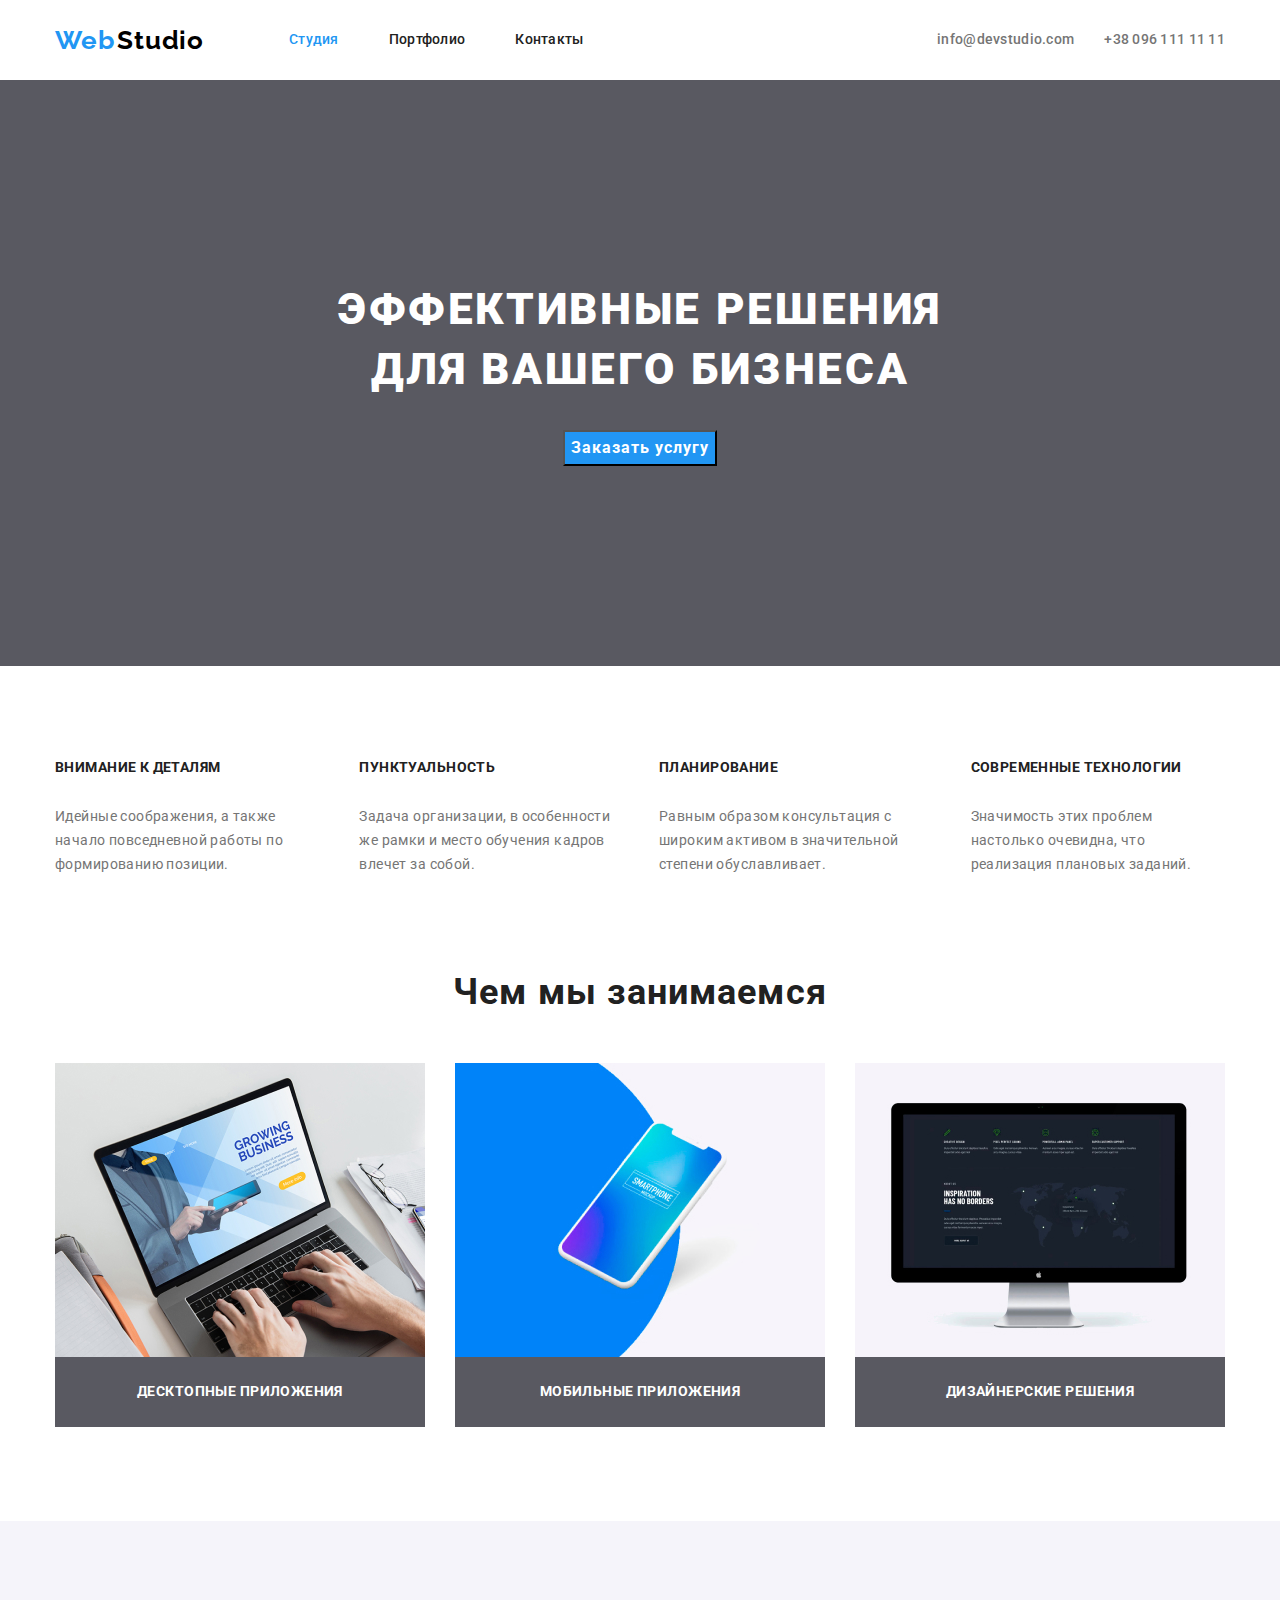
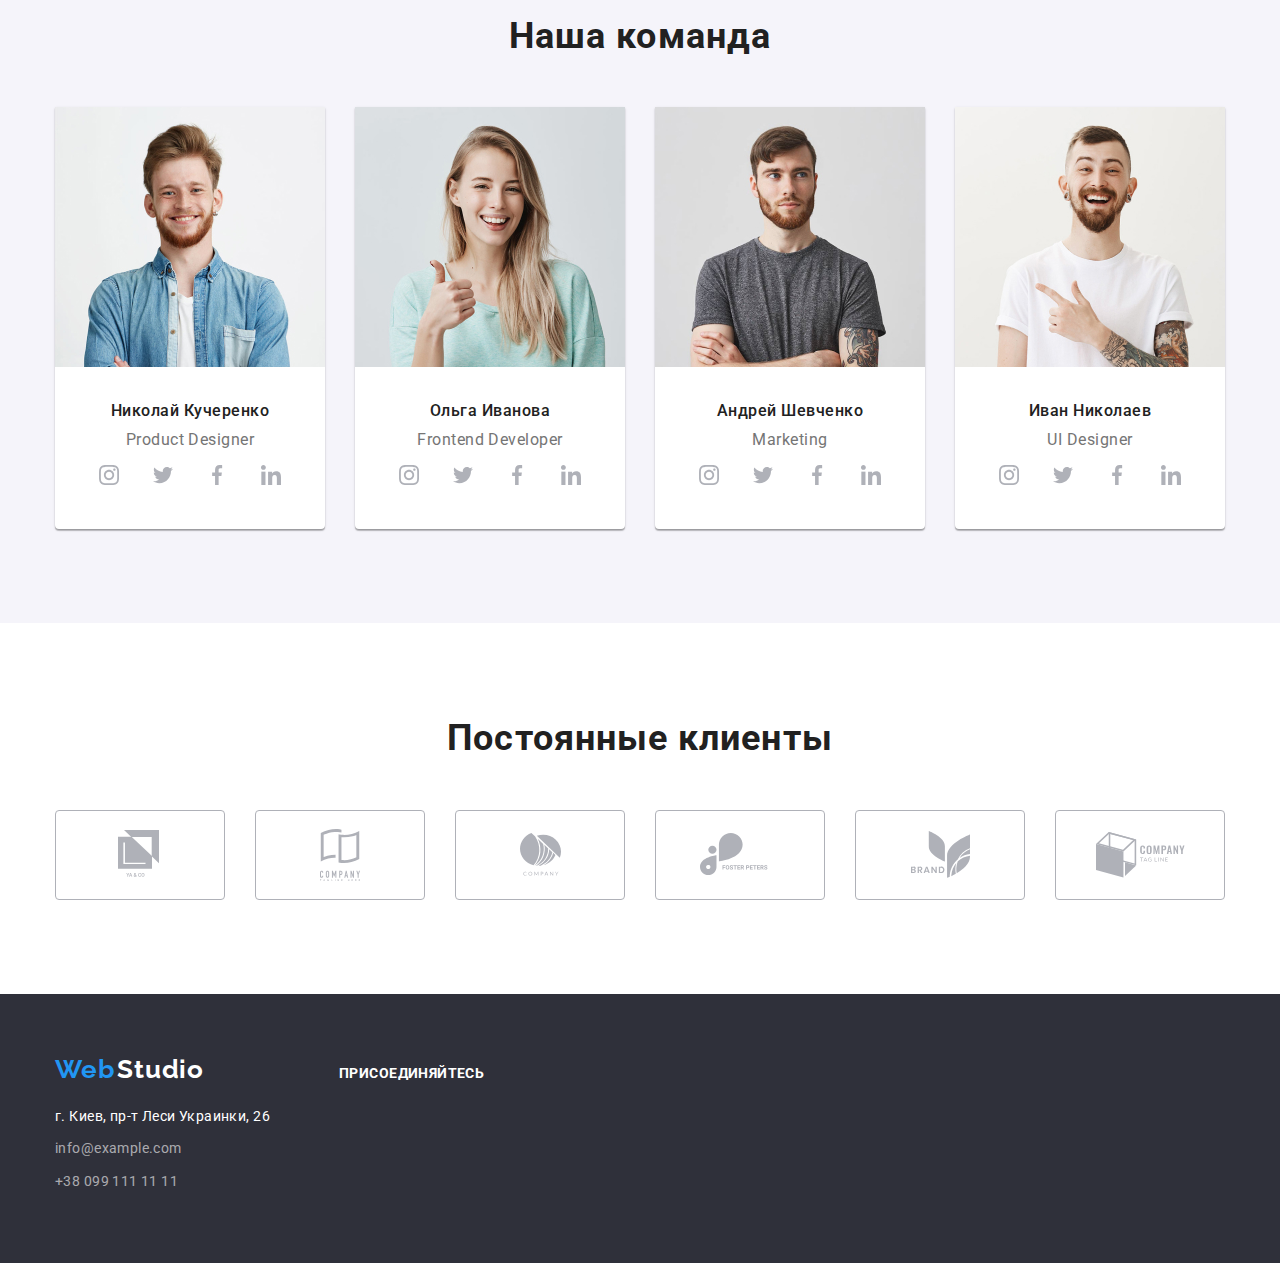
<file: index.html>
<!DOCTYPE html>
<html lang="ru">
  <head>
    <meta charset="UTF-8" />
    <meta name="viewport" content="width=device-width, initial-scale=1.0" />
    <title>Студия</title>
    <link
      href="https://fonts.googleapis.com/css2?family=Raleway:wght@700&family=Roboto:wght@400;500;700;900&display=swap"
      rel="stylesheet"
    />
    <link rel="stylesheet" href="./css/normalize.css" />
    <link rel="stylesheet" href="./css/styles.css" />
  </head>
  <body>
    <header class="header">
      <div class="container">
        <nav class="header-nav">
          <div class="logo-nav">
            <a class="logo link" href="./index.html"
              ><span class="web">Web</span>
              <span class="studio">Studio</span></a
            >
          </div>

          <ul class="nav-list list">
            <li class="nav-list-item">
              <a class="nav-list-link link current" href="./index.html"
                >Студия</a
              >
            </li>
            <li class="nav-list-item">
              <a class="nav-list-link link" href="./portfolio.html"
                >Портфолио</a
              >
            </li>
            <li class="nav-list-item">
              <a class="nav-list-link link" href="">Контакты</a>
            </li>
          </ul>
        </nav>
        <ul class="contact-list list">
          <li class="contact-list-item">
            <a class="contact-list-link link" href="mailto:info@devstudio.com"
              >info@devstudio.com</a
            >
          </li>
          <li class="contact-list-item">
            <a class="contact-list-link link" href="tel:+380961111111"
              >+38 096 111 11 11</a
            >
          </li>
        </ul>
      </div>
    </header>

    <main class="main">
      <section class="hero">
        <h1 class="hero-title">
          Эффективные решения <br />
          для вашего бизнеса
        </h1>
        <button class="order-button" type="button">Заказать услугу</button>
      </section>

      <section class="about">
        <div class="container">
          <h2 hidden>О нас</h2>
          <ul class="about-list list">
            <li class="about-list-item">
              <h3 class="about-title">Внимание к деталям</h3>
              <p class="about-text">
                Идейные соображения, а также начало повседневной работы по
                формированию позиции.
              </p>
            </li>
            <li class="about-list-item">
              <h3 class="about-title">Пунктуальность</h3>
              <p class="about-text">
                Задача организации, в особенности же рамки и место обучения
                кадров влечет за собой.
              </p>
            </li>
            <li class="about-list-item">
              <h3 class="about-title">Планирование</h3>
              <p class="about-text">
                Равным образом консультация с широким активом в значительной
                степени обуславливает.
              </p>
            </li>
            <li class="about-list-item">
              <h3 class="about-title">Современные технологии</h3>
              <p class="about-text">
                Значимость этих проблем настолько очевидна, что реализация
                плановых заданий.
              </p>
            </li>
          </ul>
        </div>
      </section>

      <section class="we-do">
        <div class="container">
          <h2 class="we-do-title">Чем мы занимаемся</h2>
          <ul class="we-do-list list">
            <li class="we-do-list-item">
              <img
                class="img-in"
                src="./images/img-1.jpg"
                alt="Работа за ноутбуком"
                width="370"
                height="294"
              />
              <p class="we-do-text">Десктопные приложения</p>
            </li>
            <li class="we-do-list-item">
              <img
                class="img-in"
                src="./images/img-2.jpg"
                alt="Мобильный телефон"
                width="370"
                height="294"
              />
              <p class="we-do-text">Мобильные приложения</p>
            </li>
            <li class="we-do-list-item">
              <img
                class="img-in"
                src="./images/img-3.jpg"
                alt="Дизайн проэкт на мониторе"
                width="370"
                height="294"
              />
              <p class="we-do-text">Дизайнерские решения</p>
            </li>
          </ul>
        </div>
      </section>

      <section class="team">
        <div class="container">
          <h2 class="team-title">Наша команда</h2>
          <ul class="team-list list">
            <li class="team-list-item">
              <img
                class="img"
                src="./images/teammate-1.jpg"
                alt="Сотрудник-1"
                width="270"
                height="260"
              />
              <h3 class="team-name">Николай Кучеренко</h3>
              <p class="team-position">Product Designer</p>
              <ul class="list-img list">
                <li class="list-list-link">
                  <a
                    class="team-social-link"
                    href="https://www.instagram.com/"
                    target="_blank"
                    ><img
                      src="./images/instagram-logo.svg"
                      alt="Логотип инстаграм"
                  /></a>
                </li>
                <li class="list-list-link">
                  <a
                    class="team-social-link"
                    href="https://twitter.com/explore"
                    target="_blank"
                    ><img src="./images/twitter-logo.svg" alt="Логотип твиттер"
                  /></a>
                </li>
                <li class="list-list-link">
                  <a
                    class="team-social-link"
                    href="https://uk-ua.facebook.com/"
                    target="_blank"
                    ><img
                      src="./images/facebook-logo.svg"
                      alt="Логотип фейсбук"
                  /></a>
                </li>
                <li class="list-list-link">
                  <a
                    class="team-social-link"
                    href="https://www.linkedin.com/"
                    target="_blank"
                    ><img
                      src="./images/linkedin-logo.svg"
                      alt="Логотип линкедин"
                  /></a>
                </li>
              </ul>
            </li>
            <li class="team-list-item">
              <img
                class="img"
                src="./images/teammate-2.jpg"
                alt="Сотрудник-2"
                width="270"
                height="260"
              />
              <h3 class="team-name">Ольга Иванова</h3>
              <p class="team-position">Frontend Developer</p>
              <ul class="list-img list">
                <li class="list-list-link">
                  <a
                    class="team-social-link"
                    href="https://www.instagram.com/"
                    target="_blank"
                    ><img
                      src="./images/instagram-logo.svg"
                      alt="Логотип инстаграм"
                  /></a>
                </li>
                <li class="list-list-link">
                  <a
                    class="team-social-link"
                    href="https://twitter.com/explore"
                    target="_blank"
                    ><img src="./images/twitter-logo.svg" alt="Логотип твиттер"
                  /></a>
                </li>
                <li class="list-list-link">
                  <a
                    class="team-social-link"
                    href="https://uk-ua.facebook.com/"
                    target="_blank"
                    ><img
                      src="./images/facebook-logo.svg"
                      alt="Логотип фейсбук"
                  /></a>
                </li>
                <li class="list-list-link">
                  <a
                    class="team-social-link"
                    href="https://www.linkedin.com/"
                    target="_blank"
                    ><img
                      src="./images/linkedin-logo.svg"
                      alt="Логотип линкедин"
                  /></a>
                </li>
              </ul>
            </li>
            <li class="team-list-item">
              <img
                class="img"
                src="./images/teammate-3.jpg"
                alt="Сотрудник-3"
                width="270"
                height="260"
              />
              <h3 class="team-name">Андрей Шевченко</h3>
              <p class="team-position">Marketing</p>
              <ul class="list-img list">
                <li class="list-list-link">
                  <a
                    class="team-social-link"
                    href="https://www.instagram.com/"
                    target="_blank"
                    ><img
                      src="./images/instagram-logo.svg"
                      alt="Логотип инстаграм"
                  /></a>
                </li>
                <li class="list-list-link">
                  <a
                    class="team-social-link"
                    href="https://twitter.com/explore"
                    target="_blank"
                    ><img src="./images/twitter-logo.svg" alt="Логотип твиттер"
                  /></a>
                </li>
                <li class="list-list-link">
                  <a
                    class="team-social-link"
                    href="https://uk-ua.facebook.com/"
                    target="_blank"
                    ><img
                      src="./images/facebook-logo.svg"
                      alt="Логотип фейсбук"
                  /></a>
                </li>
                <li class="list-list-link">
                  <a
                    class="team-social-link"
                    href="https://www.linkedin.com/"
                    target="_blank"
                    ><img
                      src="./images/linkedin-logo.svg"
                      alt="Логотип линкедин"
                  /></a>
                </li>
              </ul>
            </li>
            <li class="team-list-item">
              <img
                class="img"
                src="./images/teammate-4.jpg"
                alt="Сотрудник-4"
                width="270"
                height="260"
              />
              <h3 class="team-name">Иван Николаев</h3>
              <p class="team-position">UI Designer</p>
              <ul class="list-img list">
                <li class="list-list-link">
                  <a
                    class="team-social-link"
                    href="https://www.instagram.com/"
                    target="_blank"
                    ><img
                      src="./images/instagram-logo.svg"
                      alt="Логотип инстаграм"
                  /></a>
                </li>
                <li class="list-list-link">
                  <a
                    class="team-social-link"
                    href="https://twitter.com/explore"
                    target="_blank"
                    ><img src="./images/twitter-logo.svg" alt="Логотип твиттер"
                  /></a>
                </li>
                <li class="list-list-link">
                  <a
                    class="team-social-link"
                    href="https://uk-ua.facebook.com/"
                    target="_blank"
                    ><img
                      src="./images/facebook-logo.svg"
                      alt="Логотип фейсбук"
                  /></a>
                </li>
                <li class="list-list-link">
                  <a
                    class="team-social-link"
                    href="https://www.linkedin.com/"
                    target="_blank"
                    ><img
                      src="./images/linkedin-logo.svg"
                      alt="Логотип линкедин"
                  /></a>
                </li>
              </ul>
            </li>
          </ul>
        </div>
      </section>

      <section class="clients">
        <div class="container">
          <h2 class="clients-title">Постоянные клиенты</h2>
          <ul class="clients-list list">
            <li class="clients-list-item">
              <a class="clients-link link" href="" target="_blank"
                ><img src="./images/logocom1.svg" alt="Логотип компании 1"
              /></a>
            </li>
            <li class="clients-list-item">
              <a class="clients-link link" href="" target="_blank"
                ><img src="./images/logocom2.svg" alt="Логотип компании 2"
              /></a>
            </li>
            <li class="clients-list-item">
              <a class="clients-link link" href="" target="_blank"
                ><img src="./images/logocom3.svg" alt="Логотип компании 3"
              /></a>
            </li>
            <li class="clients-list-item">
              <a class="clients-link link" href="" target="_blank"
                ><img src="./images/logocom4.svg" alt="Логотип компании 4"
              /></a>
            </li>
            <li class="clients-list-item">
              <a class="clients-link link" href="" target="_blank"
                ><img src="./images/logocom6.svg" alt="Логотип компании 5"
              /></a>
            </li>
            <li class="clients-list-item">
              <a class="clients-link link" href="" target="_blank"
                ><img src="./images/logocom5.svg" alt="Логотип компании 6"
              /></a>
            </li>
          </ul>
        </div>
      </section>
    </main>

    <footer class="footer">
      <div class="container">
        <div class="foot-cont">
          <div class="logo-link">
            <a class="logo link" href="/"
              ><span class="web">Web</span>
              <span class="studio">Studio</span></a
            >
          </div>

          <ul class="footer-list list">
            <li class="footer-list-item">
              <a
                class="footer-list-link-adress link"
                href="https://goo.gl/maps/AK2g4CB96HyjoU2Z7"
                target="_blank"
                >г. Киев, пр-т Леси Украинки, 26</a
              >
            </li>
            <li class="footer-list-item">
              <a class="footer-list-link link" href="mailto:info@example.com"
                >info@example.com</a
              >
            </li>
            <li class="footer-list-item">
              <a class="footer-list-link link" href="tel:+380991111111"
                >+38 099 111 11 11</a
              >
            </li>
          </ul>
        </div>

        <div class="foot-slog">
          <b class="slogan">Присоединяйтесь</b>
          <ul class="social-list list">
            <li class="social-list-item">
              <a
                class="social-list-link link"
                href=""
                aria-label="Instagram icon"
              ></a>
            </li>
            <li class="social-list-item">
              <a
                class="social-list-link link"
                href=""
                aria-label="Twitter icon"
              ></a>
            </li>
            <li class="social-list-item">
              <a
                class="social-list-link link"
                href=""
                aria-label="Facebook icon"
              ></a>
            </li>
            <li class="social-list-item">
              <a
                class="social-list-link link"
                href=""
                aria-label="Linkedin icon"
              ></a>
            </li>
          </ul>
        </div>
      </div>
    </footer>
  </body>
</html>
</file>
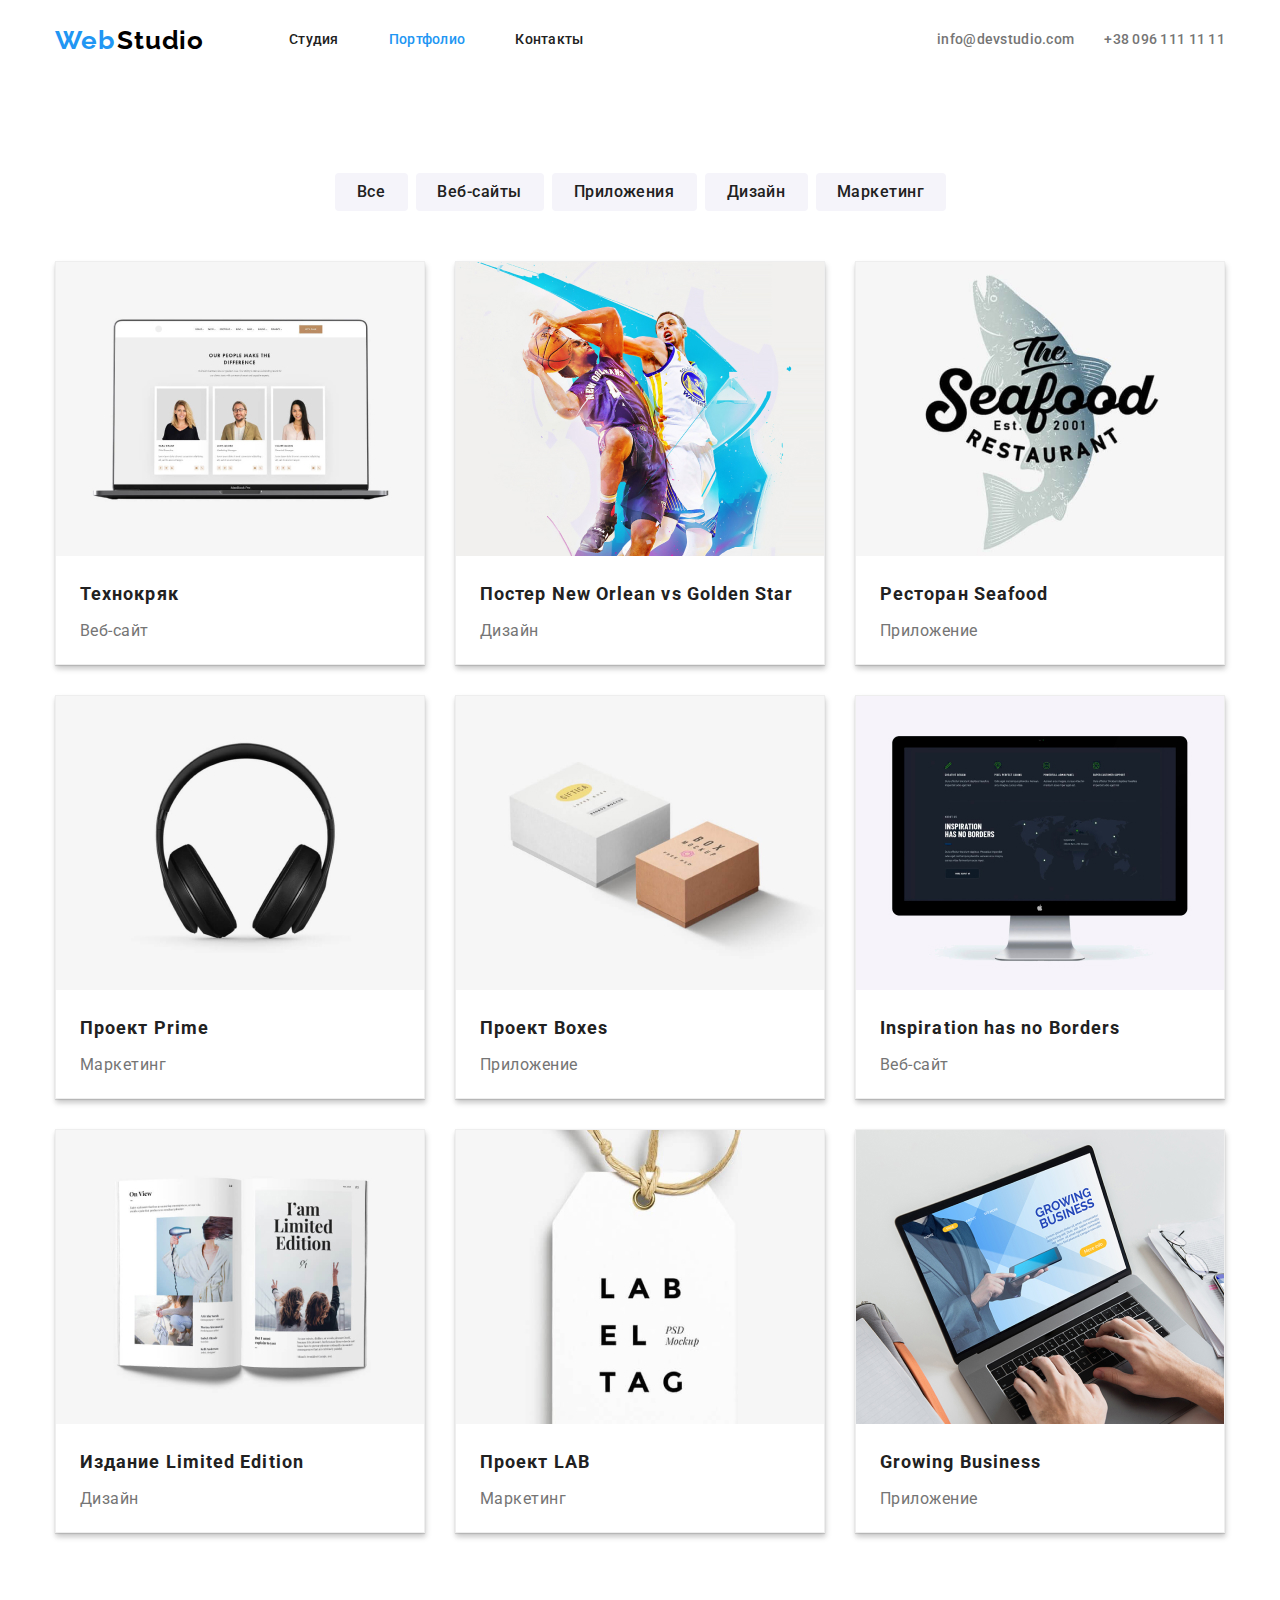
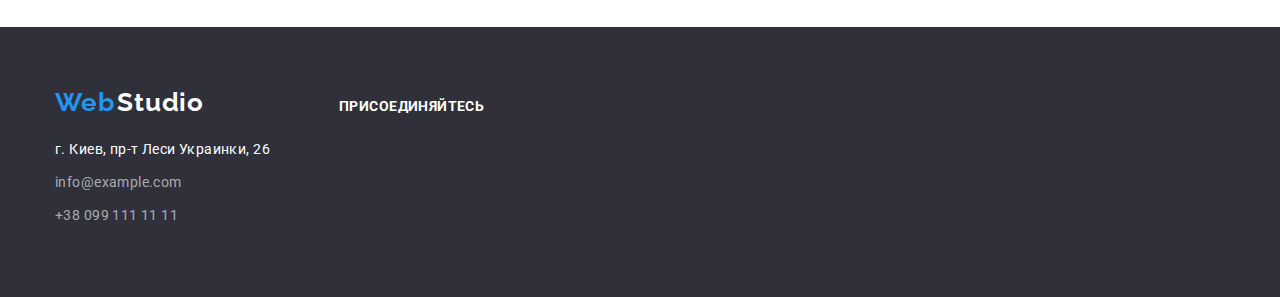
<file: portfolio.html>
<!DOCTYPE html>
<html lang="ru">
  <head>
    <meta charset="UTF-8" />
    <meta name="viewport" content="width=device-width, initial-scale=1.0" />
    <title>Портфолио</title>
    <link
      href="https://fonts.googleapis.com/css2?family=Raleway:wght@700&family=Roboto:wght@400;500;700;900&display=swap"
      rel="stylesheet"
    />
    <link rel="stylesheet" href="./css/normalize.css" />
    <link rel="stylesheet" href="./css/styles.css" />
  </head>
  <body>
    <header class="header">
      <div class="container">
        <nav class="header-nav">
          <div class="logo-nav">
            <a class="logo link" href="./index.html"
              ><span class="web">Web</span>
              <span class="studio">Studio</span></a
            >
          </div>

          <ul class="nav-list list">
            <li class="nav-list-item">
              <a class="nav-list-link link" href="./index.html">Студия</a>
            </li>
            <li class="nav-list-item">
              <a class="nav-list-link link current" href="./portfolio.html"
                >Портфолио</a
              >
            </li>
            <li class="nav-list-item">
              <a class="nav-list-link link" href="">Контакты</a>
            </li>
          </ul>
        </nav>
        <ul class="contact-list list">
          <li class="contact-list-item">
            <a class="contact-list-link link" href="mailto:info@devstudio.com"
              >info@devstudio.com</a
            >
          </li>
          <li class="contact-list-item">
            <a class="contact-list-link link" href="tel:+380961111111"
              >+38 096 111 11 11</a
            >
          </li>
        </ul>
      </div>
    </header>

    <main>
      <section class="examples">
        <div class="container">
          <h1 hidden>Наши работы</h1>
          <ul class="examples-button-list list">
            <li class="examples-list-item">
              <button class="button-filter butt-1" type="button">Все</button>
            </li>
            <li class="examples-list-item">
              <button class="button-filter butt-2" type="button">
                Веб-сайты
              </button>
            </li>
            <li class="examples-list-item">
              <button class="button-filter butt-3" type="button">
                Приложения
              </button>
            </li>
            <li class="examples-list-item">
              <button class="button-filter butt-4" type="button">Дизайн</button>
            </li>
            <li class="examples-list-item">
              <button class="button-filter butt-5" type="button">
                Маркетинг
              </button>
            </li>
          </ul>

          <ul class="examples-list list">
            <li class="examples-list-items">
              <a class="examples-list-link link" href="" target="_blank"
                ><img
                  class="ex-img"
                  src="./images/project1.jpg"
                  alt="Изображение на ноутбуке"
                  width="370"
                  height="294"
                />
                <h2 class="examples-title">Технокряк</h2>
                <p class="examples-name">Веб-сайт</p>
                <p class="examples-descr">
                  Технокряк это современная площадка распространения
                  коронавируса. Компании используют эту платформу для цифрового
                  шпионажа и атак на защищённые сервера конкурентов.
                </p>
              </a>
            </li>
            <li class="examples-list-items">
              <a class="examples-list-link link" href="" target="_blank"
                ><img
                  class="ex-img"
                  src="./images/project2.jpg"
                  alt="Два баскетболиста"
                  width="370"
                  height="294"
                />
                <h2 class="examples-title">Постер New Orlean vs Golden Star</h2>
                <p class="examples-name">Дизайн</p>
                <p hidden class="examples-descr">
                  Технокряк это современная площадка распространения
                  коронавируса. Компании используют эту платформу для цифрового
                  шпионажа и атак на защищённые сервера конкурентов.
                </p>
              </a>
            </li>
            <li class="examples-list-items">
              <a class="examples-list-link link" href="" target="_blank"
                ><img
                  class="ex-img"
                  src="./images/project3.jpg"
                  alt="Рыба логотип"
                  width="370"
                  height="294"
                />
                <h2 class="examples-title">Ресторан Seafood</h2>
                <p class="examples-name">Приложение</p>
                <p hidden class="examples-descr">
                  Технокряк это современная площадка распространения
                  коронавируса. Компании используют эту платформу для цифрового
                  шпионажа и атак на защищённые сервера конкурентов.
                </p>
              </a>
            </li>
            <li class="examples-list-items">
              <a class="examples-list-link link" href="" target="_blank"
                ><img
                  class="ex-img"
                  src="./images/project4.jpg"
                  alt="Наушники"
                  width="370"
                  height="294"
                />
                <h2 class="examples-title">Проект Prime</h2>
                <p class="examples-name">Маркетинг</p>
                <p hidden class="examples-descr">
                  Технокряк это современная площадка распространения
                  коронавируса. Компании используют эту платформу для цифрового
                  шпионажа и атак на защищённые сервера конкурентов.
                </p>
              </a>
            </li>
            <li class="examples-list-items">
              <a class="examples-list-link link" href="" target="_blank"
                ><img
                  class="ex-img"
                  src="./images/project5.jpg"
                  alt="Две коробки"
                  width="370"
                  height="294"
                />
                <h2 class="examples-title">Проект Boxes</h2>
                <p class="examples-name">Приложение</p>
                <p hidden class="examples-descr">
                  Технокряк это современная площадка распространения
                  коронавируса. Компании используют эту платформу для цифрового
                  шпионажа и атак на защищённые сервера конкурентов.
                </p>
              </a>
            </li>
            <li class="examples-list-items">
              <a class="examples-list-link link" href="" target="_blank"
                ><img
                  class="ex-img"
                  src="./images/project6.jpg"
                  alt="Монитор"
                  width="370"
                  height="294"
                />
                <h2 class="examples-title">Inspiration has no Borders</h2>
                <p class="examples-name">Веб-сайт</p>
                <p hidden class="examples-descr">
                  Технокряк это современная площадка распространения
                  коронавируса. Компании используют эту платформу для цифрового
                  шпионажа и атак на защищённые сервера конкурентов.
                </p>
              </a>
            </li>
            <li class="examples-list-items">
              <a class="examples-list-link link" href="" target="_blank"
                ><img
                  class="ex-img"
                  src="./images/project7.jpg"
                  alt="Открытый журнал"
                  width="370"
                  height="294"
                />
                <h2 class="examples-title">Издание Limited Edition</h2>
                <p class="examples-name">Дизайн</p>
                <p hidden class="examples-descr">
                  Технокряк это современная площадка распространения
                  коронавируса. Компании используют эту платформу для цифрового
                  шпионажа и атак на защищённые сервера конкурентов.
                </p>
              </a>
            </li>
            <li class="examples-list-items">
              <a class="examples-list-link link" href="" target="_blank"
                ><img
                  class="ex-img"
                  src="./images/project8.jpg"
                  alt="Бирка с надписью"
                  width="370"
                  height="294"
                />
                <h2 class="examples-title">Проект LAB</h2>
                <p class="examples-name">Маркетинг</p>
                <p hidden class="examples-descr">
                  Технокряк это современная площадка распространения
                  коронавируса. Компании используют эту платформу для цифрового
                  шпионажа и атак на защищённые сервера конкурентов.
                </p>
              </a>
            </li>
            <li class="examples-list-items">
              <a class="examples-list-link link" href="" target="_blank"
                ><img
                  class="ex-img"
                  src="./images/project9.jpg"
                  alt="Ноутбук"
                  width="370"
                  height="294"
                />
                <h2 class="examples-title">Growing Business</h2>
                <p class="examples-name">Приложение</p>
                <p hidden class="examples-descr">
                  Технокряк это современная площадка распространения
                  коронавируса. Компании используют эту платформу для цифрового
                  шпионажа и атак на защищённые сервера конкурентов.
                </p>
              </a>
            </li>
          </ul>
        </div>
      </section>
    </main>

    <footer class="footer">
      <div class="container">
        <div class="foot-cont">
          <div class="logo-link">
            <a class="logo link" href="/"
              ><span class="web">Web</span>
              <span class="studio">Studio</span></a
            >
          </div>

          <ul class="footer-list list">
            <li class="footer-list-item">
              <a
                class="footer-list-link-adress link"
                href="https://goo.gl/maps/AK2g4CB96HyjoU2Z7"
                target="_blank"
                >г. Киев, пр-т Леси Украинки, 26</a
              >
            </li>
            <li class="footer-list-item">
              <a class="footer-list-link link" href="mailto:info@example.com"
                >info@example.com</a
              >
            </li>
            <li class="footer-list-item">
              <a class="footer-list-link link" href="tel:+380991111111"
                >+38 099 111 11 11</a
              >
            </li>
          </ul>
        </div>

        <div class="foot-slog">
          <b class="slogan">Присоединяйтесь</b>
          <ul class="social-list list">
            <li class="social-list-item">
              <a
                class="social-list-link link"
                href=""
                aria-label="Instagram icon"
              ></a>
            </li>
            <li class="social-list-item">
              <a
                class="social-list-link link"
                href=""
                aria-label="Twitter icon"
              ></a>
            </li>
            <li class="social-list-item">
              <a
                class="social-list-link link"
                href=""
                aria-label="Facebook icon"
              ></a>
            </li>
            <li class="social-list-item">
              <a
                class="social-list-link link"
                href=""
                aria-label="Linkedin icon"
              ></a>
            </li>
          </ul>
        </div>
      </div>
    </footer>
  </body>
</html>
</file>
<file: css/styles.css>
:root {
  --main-font: "Roboto", sans-serif;
  --secondary-font: "Raleway", sans-serif;
  --main-text-color: #757575;
  --main-title-color: #212121;
  --secondary-text-color: #ffffff;
  --secondary-text-background-color: rgba(47, 48, 58, 0.8);
  --accent-color: #2196f3;
  --background-main-color: #ffffff;
  --background-secondary-color: #f5f4fa;
  --footer-secondary-text-color: rgba(255, 255, 255, 0.6);
  --footer-background-color: #2f303a;
  --logo-main-color: #2196f3;
  --logo-header-color: #000000;
  --logo-footer-color: #ffffff;
}

html {
  box-sizing: border-box;
}

*,
*::before,
*::after {
  box-sizing: inherit;
}

body {
  color: var(--main-text-color);
  font-family: var(--main-font);
  font-size: 14px;
  background-color: var(--background-main-color);
}

.container {
  width: 1200px;
  padding-left: 15px;
  padding-right: 15px;
  margin-left: auto;
  margin-right: auto;
}

/*  logo */

.header .web,
.header .studio,
.footer .web,
.footer .studio {
  font-family: var(--secondary-font);
  font-weight: 700;
  font-size: 26px;
  line-height: 1.19;
  letter-spacing: 0.03em;
  color: var(--logo-main-color);
}

.header .studio {
  color: var(--logo-header-color);
}

.footer .studio {
  color: var(--logo-footer-color);
}

.link {
  display: block;
  text-decoration: none;
}

.list {
  margin: 0px;
  padding: 0px;
  list-style: none;
}

/* Header */

.nav-list-link {
  padding-top: 32px;
  padding-bottom: 32px;
}

.logo-nav {
  margin-right: 85px;
}

.header .container {
  justify-content: space-between;
}

.header-nav,
.header .container {
  display: flex;
  align-items: center;
}

.contact-list,
.nav-list {
  display: flex;
}

.header .contact-list-item:not(:last-child) {
  margin-right: 30px;
}

.nav-list-item:not(:last-child) {
  margin-right: 50px;
}

.nav-list-link,
.contact-list-link {
  font-weight: 500;
  font-size: 14px;
  line-height: 1.14;
  letter-spacing: 0.02em;
  color: var(--main-title-color);
}

.nav-list-link:hover,
.nav-list-link:focus,
.nav-list-link.current,
.contact-list-link:hover,
.contact-list-link:focus {
  color: var(--accent-color);
}

.contact-list-link {
  color: var(--main-text-color);
}

/*  HERO  */

.hero {
  background-color: var(--secondary-text-background-color);
  padding-top: 200px;
  padding-bottom: 200px;
}

.hero-title {
  margin-top: 0px;
  margin-bottom: 30px;
  font-weight: 900;
  font-size: 44px;
  line-height: 1.36;
  text-align: center;
  letter-spacing: 0.06em;
  text-transform: uppercase;
  color: var(--secondary-text-color);
}

.order-button {
  display: block;
  font-weight: 700;
  font-size: 16px;
  line-height: 1.87;
  margin-top: 0px;
  margin-right: auto;
  margin-bottom: 0px;
  margin-left: auto;
  letter-spacing: 0.06em;
  background-color: #2196f3;
  color: var(--secondary-text-color);
}

/* About*/

.about {
  padding-top: 94px;
  padding-bottom: 94px;
}

.about-list {
  display: flex;
}

.about-list-item:not(:last-child) {
  margin-right: 30px;
}

.about-text {
  margin-top: 0px;
  margin-bottom: 0px;
}

.about-list-item .about-title {
  margin-top: 0;
  margin-bottom: 30px;
}

.about .about-title {
  font-weight: 700;
  font-size: 14px;
  line-height: 1.14;
  letter-spacing: 0.03em;
  text-transform: uppercase;

  color: var(--main-title-color);
}

.about .about-text {
  font-weight: 400;
  font-size: 14px;
  line-height: 1.71;
  letter-spacing: 0.03em;
  color: var(--main-text-color);
}

/* What we do section */

.we-do {
  padding-bottom: 94px;
}

.we-do-title {
  margin-top: 0px;
  margin-bottom: 50px;
  font-weight: 700;
  font-size: 36px;
  line-height: 1.17;
  text-align: center;
  letter-spacing: 0.03em;
  color: var(--main-title-color);
}

.team .team-list {
  width: 270px;
  height: 422px;
}

.we-do-list .img-in {
  display: block;
}

.we-do .we-do-list {
  display: flex;
}

.we-do-list .we-do-list-item:not(:last-child) {
  margin-right: 30px;
}

.we-do .we-do-text {
  padding-top: 27px;
  padding-bottom: 27px;
  margin-top: 0px;
  margin-bottom: 0px;
  font-weight: 700;
  font-size: 14px;
  line-height: 1.14;
  text-align: center;
  letter-spacing: 0.03em;
  text-transform: uppercase;
  background-color: var(--secondary-text-background-color);
  color: var(--secondary-text-color);
}

/* Our team */

.team {
  padding-top: 94px;
  padding-bottom: 94px;
  background-color: var(--background-secondary-color);
}

.team-list .team-list-item {
  background: var(--background-main-color);
  box-shadow: 0px 2px 1px rgba(0, 0, 0, 0.2), 0px 1px 1px rgba(0, 0, 0, 0.14),
    0px 1px 3px rgba(0, 0, 0, 0.12);
  border-radius: 0px 0px 4px 4px;
}

.team-title {
  margin-top: 0px;
  margin-bottom: 50px;
  font-weight: 700;
  font-size: 36px;
  line-height: 1.17;
  text-align: center;
  letter-spacing: 0.03em;
  color: var(--main-title-color);
}

.team .team-list {
  display: flex;
}

.team-list .team-list-item:not(:last-child) {
  margin-right: 30px;
}

.team-list .img {
  margin-bottom: 30px;
}

.team .team-name {
  margin-top: 0px;
  margin-bottom: 10px;
  font-weight: 500;
  font-size: 16px;
  line-height: 1.19;
  text-align: center;
  letter-spacing: 0.03em;
  color: var(--main-title-color);
}

.team .team-position {
  margin-top: 0px;
  margin-bottom: 16px;
  font-weight: 400;
  font-size: 16px;
  line-height: 1.19;
  text-align: center;
  letter-spacing: 0.03em;
  color: var(--main-text-color);
}

.team-list .list-img {
  display: flex;
  justify-content: center;
}

.list-img .list-list-link:not(:last-child) {
  margin-right: 34px;
}

.team .team-social-link:hover,
.team .team-social-link:focus {
  color: var(--accent-color);
}

/* Clients */

.clients {
  padding-top: 94px;
  padding-bottom: 94px;
}

.clients .clients-list {
  display: flex;
}

.clients-list .clients-link {
  display: flex;
  justify-content: center;
  align-items: center;
  width: 170px;
  height: 90px;
  border: 1px solid #afb1b8;
  border-radius: 4px;
}

.clients-list .clients-list-item:not(:last-child) {
  margin-right: 30px;
}

.clients-title {
  margin-top: 0px;
  margin-bottom: 50px;
  font-weight: 700;
  font-size: 36px;
  line-height: 1.17;
  text-align: center;
  letter-spacing: 0.03em;
  color: var(--main-title-color);
}

.clients .clients-link:hover,
.clients .clients-link:focus {
  color: var(--accent-color);
}

/* Footer */

.footer {
  background-color: var(--footer-background-color);
  padding-top: 60px;
  padding-bottom: 60px;
}

.footer .logo-link {
  margin-bottom: 20px;
}

.footer .container {
  display: flex;
}

.footer-list {
  margin-right: 69px;
}

.footer .footer-list-link-adress {
  margin-bottom: 9px;
  font-weight: 400;
  font-size: 14px;
  line-height: 1.71;
  letter-spacing: 0.03em;
  color: var(--background-main-color);
}

.footer .footer-list-link {
  margin-bottom: 9px;
  font-weight: 400;
  font-size: 14px;
  line-height: 1.71;
  letter-spacing: 0.03em;
  color: var(--footer-secondary-text-color);
}

.slogan {
  display: block;
  margin-top: 12px;
  font-weight: 700;
  font-size: 14px;
  line-height: 1.14;
  letter-spacing: 0.03em;
  text-transform: uppercase;
  color: var(--secondary-text-color);
}

.social-list .social-list-item {
  display: flex;
  justify-content: center;
}

.social-list .social-list-item:not(:last-child) {
  margin-right: 10px;
}

.slogan .social-list-link:hover,
.slogan .social-list-link:focus {
  color: var(--accent-color);
}

/* Portfolio */

.examples {
  padding-top: 93px;
  padding-bottom: 94px;
}

.examples-button-list {
  display: flex;
  justify-content: center;
  margin-bottom: 50px;
}

.examples-button-list .examples-list-item:not(:last-child) {
  margin-right: 8px;
}

.butt-1 {
  width: 73px;
  height: 38px;
}

.butt-2 {
  width: 128px;
  height: 38px;
}

.butt-3 {
  width: 145px;
  height: 38px;
}

.butt-4 {
  width: 103px;
  height: 38px;
}

.butt-5 {
  width: 130px;
  height: 38px;
}

.examples .button-filter {
  font-weight: 500;
  font-size: 16px;
  line-height: 1.62;
  text-align: center;
  letter-spacing: 0.03em;
  border: none;
  border-radius: 4px;
  background-color: var(--background-secondary-color);
  color: var(--main-title-color);
}

.button-filter:hover,
.button-filter:focus {
  background-color: var(--accent-color);
  color: var(--secondary-text-color);
}

.examples-title {
  padding-left: 24px;
  padding-right: 24px;
  margin-top: 0;
  margin-bottom: 4px;
  font-weight: 700;
  font-size: 18px;
  line-height: 2;
  letter-spacing: 0.06em;
  color: var(--main-title-color);
}

.examples-list {
  display: flex;
  flex-wrap: wrap;
}

.examples-list-items {
  overflow: hidden;
  width: 370px;
  height: 404px;
  margin-right: 30px;
  margin-bottom: 30px;
  border: 1px solid #eeeeee;
  background: #ffffff;
  box-shadow: 1px 4px 6px rgba(0, 0, 0, 0.16), 0px 4px 4px rgba(0, 0, 0, 0.06),
    0px 1px 1px rgba(0, 0, 0, 0.12);
}

.examples-list-items:nth-child(3n) {
  margin-right: 0;
}

.examples-list-items:nth-last-child(-n + 3) {
  margin-bottom: 0;
}

.ex-img {
  display: block;
  margin-bottom: 20px;
}

.examples-descr {
  margin: 0;
}

.examples-list .examples-name {
  padding-left: 24px;
  padding-right: 24px;
  margin: 0;
  font-weight: 400;
  font-size: 16px;
  line-height: 1.87;
  letter-spacing: 0.03em;
  color: var(--main-text-color);
}

.examples-list .examples-descr {
  width: 370px;
  height: 294px;
  padding-top: 63px;
  padding-bottom: 63px;
  padding-left: 24px;
  padding-right: 24px;
  font-weight: 400;
  font-size: 18px;
  line-height: 1.56;
  letter-spacing: 0.03em;
  color: var(--secondary-text-color);
}

.examples-list-link:hover,
.examples-list-link:focus {
  color: rgba(33, 150, 243, 0.9);
}
</file>
